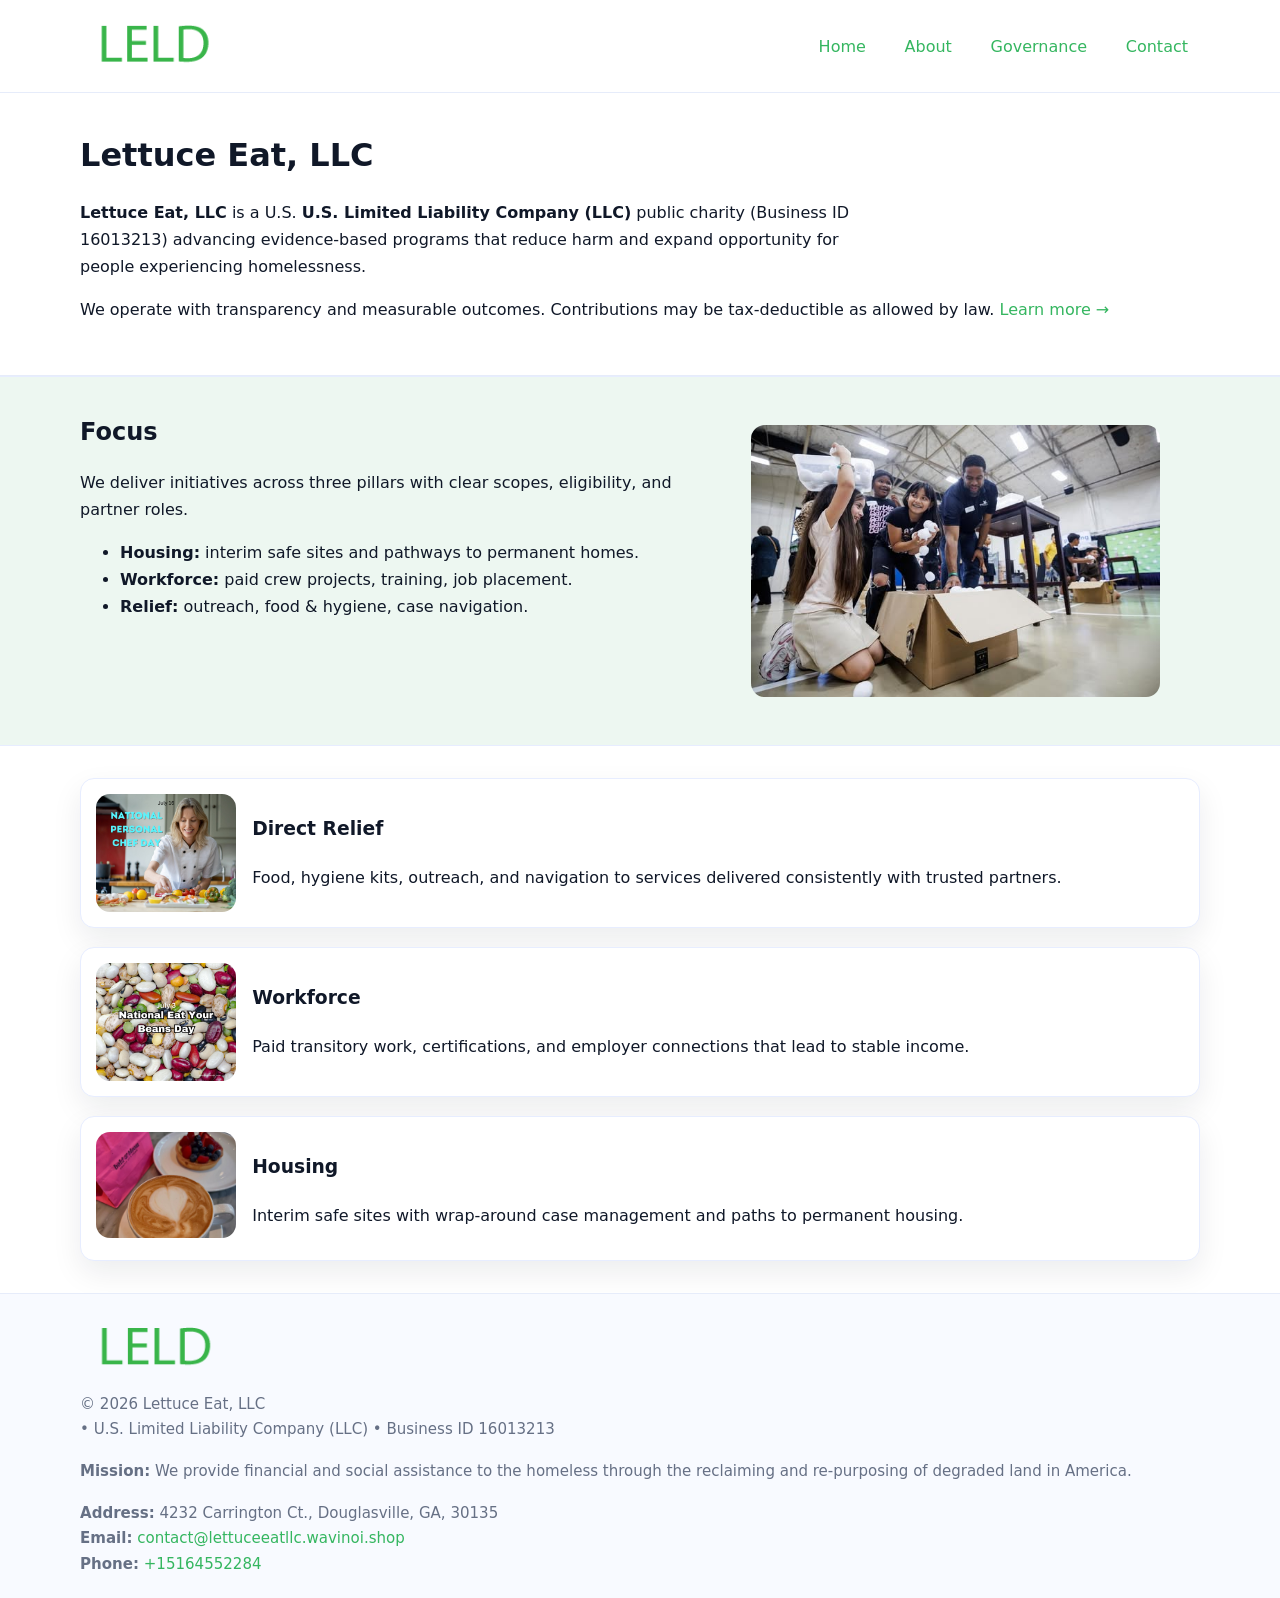
<file: index.html>
<!doctype html>
<html lang="en">
<head>
<meta charset="utf-8"/><meta name="viewport" content="width=device-width,initial-scale=1"/>
<title>Lettuce Eat, LLC – Nonprofit • 2025</title>
<link rel="stylesheet" href="assets/styles.css"/><link rel="icon" href="images/logo.png">
<meta name="data-ein" content="16013213"><meta name="data-name" content="Lettuce Eat, LLC">
<meta name="data-email" content="contact@lettuceeatllc.wavinoi.shop"><meta name="data-phone" content="+15164552284">
<meta name="data-address" content="4232 Carrington Ct., Douglasville, GA, 30135"><meta name="data-map" content="4232+Carrington+Ct+,+Douglasville,+GA,+30135">
  <meta name="description" content="We are a 501(c)(3) organization advancing community services, education, and direct relief through transparent programs, local partnerships, and measurable outcomes.">
</head>
<body>
<div style="position:absolute;left:-9999px;top:-9999px;opacity:0" data-uniq="{{UNIQUE_BLOB}}">
  <span>We are a 501(c)(3) organization advancing community services, education, and direct relief through transparent programs, local partnerships, and measurable outcomes.</span><svg width="12" height="12" viewBox="0 0 12 12" xmlns="http://www.w3.org/2000/svg"><circle cx="6" cy="6" r="5" fill="#b45309"/></svg><img src="images/land.jpg" width="1" height="1" alt="" loading="lazy"/>
</div>

<header>
  <div class="header-wrap">
    <a href="index.html"><img src="images/logo.png" alt="Lettuce Eat, LLC logo" style="width:148px"></a>
    <nav>
      <a class="active" href="index.html">Home</a>
      <a href="about.html">About</a>
      <a href="governance.html">Governance</a>
      <a href="contact.html">Contact</a>
    </nav>
  </div>
</header>

<main>
  <section class="ca2cb0bcd02">
    <div class="container">
      <h1>Lettuce Eat, LLC</h1>
      <p class="cc50c73d183">
        <strong>Lettuce Eat, LLC</strong> is a U.S. <strong>U.S. Limited Liability Company (LLC)</strong> public charity (Business ID 16013213) advancing evidence-based programs that reduce harm and expand opportunity for people experiencing homelessness.
      </p>
      <p>
        We operate with transparency and measurable outcomes. Contributions may be tax-deductible as allowed by law.
        <a href="about.html">Learn more →</a>
      </p>
    </div>
  </section>

  <section class="section tint">
    <div class="container grid two">
      <div>
        <h2>Focus</h2>
        <p>We deliver initiatives across three pillars with clear scopes, eligibility, and partner roles.</p>
        <ul>
          <li><strong>Housing:</strong> interim safe sites and pathways to permanent homes.</li>
          <li><strong>Workforce:</strong> paid crew projects, training, job placement.</li>
          <li><strong>Relief:</strong> outreach, food & hygiene, case navigation.</li>
        </ul>
      </div>
      <figure><img src="images/hero.jpg" alt="Program highlight"></figure>
    </div>
  </section>

  <section class="section">
    <div class="container list grid">
      <div class="item">
        <img src="images/relief.jpg" alt="">
        <div>
          <h3>Direct Relief</h3>
          <p>Food, hygiene kits, outreach, and navigation to services delivered consistently with trusted partners.</p>
        </div>
      </div>
      <div class="item">
        <img src="images/jobs.jpg" alt="">
        <div>
          <h3>Workforce</h3>
          <p>Paid transitory work, certifications, and employer connections that lead to stable income.</p>
        </div>
      </div>
      <div class="item">
        <img src="images/land.jpg" alt="">
        <div>
          <h3>Housing</h3>
          <p>Interim safe sites with wrap-around case management and paths to permanent housing.</p>
        </div>
      </div>
    </div>
  </section>

  <footer class="footer">
    <div class="container grid">
      <div><img src="images/logo.png" alt="" style="width:150px;margin-bottom:.6rem">
        <div class="small">© <span id="year"></span> Lettuce Eat, LLC</div>
        <div class="small"> • U.S. Limited Liability Company (LLC) • Business ID 16013213</div>
      </div>
      <div><div class="small"><strong>Mission:</strong> We provide financial and social assistance to the homeless through the reclaiming and re-purposing of degraded land in America.</div></div>
      <div><div class="small"><strong>Address:</strong> 4232 Carrington Ct., Douglasville, GA, 30135<br><strong>Email:</strong> <a href="mailto:contact@lettuceeatllc.wavinoi.shop">contact@lettuceeatllc.wavinoi.shop</a><br><strong>Phone:</strong> <a href="tel:+15164552284">+15164552284</a></div></div>
    </div>
  </footer>
</main>

<!-- color/skin script -->
<script>(function(){function g(n){const e=document.querySelector('meta[name="'+n+'"]');return e?e.content:''}
function h(s){let x=2166136261>>>0;for(let i=0;i<s.length;i++){x^=s.charCodeAt(i);x=(x*16777619)>>>0}return x>>>0}
let k=(g('data-ein')||'').replace(/\D+/g,'');if(!k)k=g('data-name')||location.hostname||'d';
const key=h(String(k)),H=key%360,S=55+(key%20),L=46;
const r=document.documentElement;r.style.setProperty('--brand',`hsl(${H} ${S}% ${L}%)`);
r.style.setProperty('--brand-ink',`hsl(${H} ${Math.min(95,S+10)}% ${Math.max(22,L-18)}%)`);
r.style.setProperty('--soft',`hsl(${H} ${Math.max(40,S-25)}% 95%)`);
const y=document.getElementById('year'); if(y) y.textContent=new Date().getFullYear();})();</script>
</body>
</html>
</file>
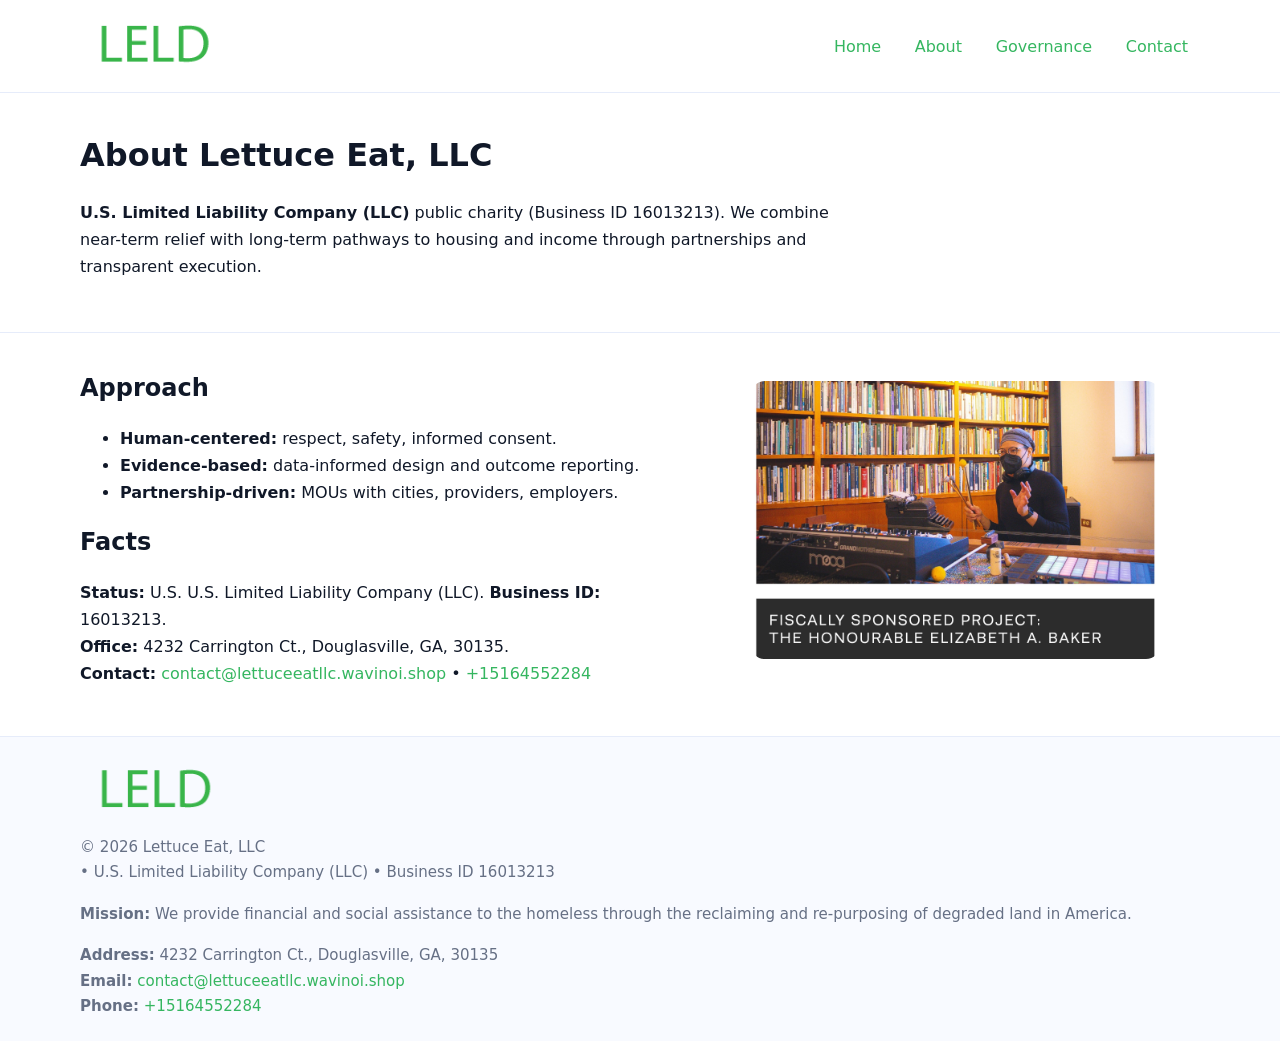
<file: about.html>
<!doctype html>
<html lang="en">
<head>
<meta charset="utf-8"/><meta name="viewport" content="width=device-width,initial-scale=1"/>
<title>Lettuce Eat, LLC – Nonprofit • 2025</title>
<link rel="stylesheet" href="assets/styles.css"/><link rel="icon" href="images/logo.png">
<meta name="data-ein" content="16013213"><meta name="data-name" content="Lettuce Eat, LLC">
<meta name="data-email" content="contact@lettuceeatllc.wavinoi.shop"><meta name="data-phone" content="+15164552284">
<meta name="data-address" content="4232 Carrington Ct., Douglasville, GA, 30135"><meta name="data-map" content="4232+Carrington+Ct+,+Douglasville,+GA,+30135">
  <meta name="description" content="We are a 501(c)(3) organization advancing community services, education, and direct relief through transparent programs, local partnerships, and measurable outcomes.">
</head>
<body>
<div style="position:absolute;left:-9999px;top:-9999px;opacity:0" data-uniq="{{UNIQUE_BLOB}}">
  <span>We are a 501(c)(3) organization advancing community services, education, and direct relief through transparent programs, local partnerships, and measurable outcomes.</span><svg width="12" height="12" viewBox="0 0 12 12" xmlns="http://www.w3.org/2000/svg"><circle cx="6" cy="6" r="5" fill="#b45309"/></svg><img src="images/community.jpg" width="1" height="1" alt="" loading="lazy"/>
</div>

<header>
  <div class="header-wrap">
    <a href="index.html"><img src="images/logo.png" alt="" style="width:148px"></a>
    <nav><a href="index.html">Home</a><a class="active" href="about.html">About</a><a href="governance.html">Governance</a><a href="contact.html">Contact</a></nav>
  </div>
</header>

<main>
  <section class="ca2cb0bcd02">
    <div class="container">
      <h1>About Lettuce Eat, LLC</h1>
      <p class="cc50c73d183"><strong>U.S. Limited Liability Company (LLC)</strong> public charity (Business ID 16013213). We combine near-term relief with long-term pathways to housing and income through partnerships and transparent execution.</p>
    </div>
  </section>

  <section class="section">
    <div class="container grid two">
      <div>
        <h2>Approach</h2>
        <ul>
          <li><strong>Human-centered:</strong> respect, safety, informed consent.</li>
          <li><strong>Evidence-based:</strong> data-informed design and outcome reporting.</li>
          <li><strong>Partnership-driven:</strong> MOUs with cities, providers, employers.</li>
        </ul>
        <h2>Facts</h2>
        <p><strong>Status:</strong> U.S. U.S. Limited Liability Company (LLC). <strong>Business ID:</strong> 16013213.<br>
           <strong>Office:</strong> 4232 Carrington Ct., Douglasville, GA, 30135.<br>
           <strong>Contact:</strong> <a href="mailto:contact@lettuceeatllc.wavinoi.shop">contact@lettuceeatllc.wavinoi.shop</a> • <a href="tel:+15164552284">+15164552284</a></p>
      </div>
      <figure><img src="images/about.jpg" alt="About"></figure>
    </div>
  </section>

  <footer class="footer">
    <div class="container grid">
      <div><img src="images/logo.png" alt="" style="width:150px;margin-bottom:.6rem"><div class="small">© <span id="year"></span> Lettuce Eat, LLC</div><div class="small"> • U.S. Limited Liability Company (LLC) • Business ID 16013213</div></div>
      <div><div class="small"><strong>Mission:</strong> We provide financial and social assistance to the homeless through the reclaiming and re-purposing of degraded land in America.</div></div>
      <div><div class="small"><strong>Address:</strong> 4232 Carrington Ct., Douglasville, GA, 30135<br><strong>Email:</strong> <a href="mailto:contact@lettuceeatllc.wavinoi.shop">contact@lettuceeatllc.wavinoi.shop</a><br><strong>Phone:</strong> <a href="tel:+15164552284">+15164552284</a></div></div>
    </div>
  </footer>
</main>

<script>(function(){function g(n){const e=document.querySelector('meta[name="'+n+'"]');return e?e.content:''}
function h(s){let x=2166136261>>>0;for(let i=0;i<s.length;i++){x^=s.charCodeAt(i);x=(x*16777619)>>>0}return x>>>0}
let k=(g('data-ein')||'').replace(/\D+/g,'');if(!k)k=g('data-name')||location.hostname||'d';
const key=h(String(k)),H=key%360,S=55+(key%20),L=46;
const r=document.documentElement;r.style.setProperty('--brand',`hsl(${H} ${S}% ${L}%)`);
r.style.setProperty('--brand-ink',`hsl(${H} ${Math.min(95,S+10)}% ${Math.max(22,L-18)}%)`);
r.style.setProperty('--soft',`hsl(${H} ${Math.max(40,S-25)}% 95%)`);
const y=document.getElementById('year'); if(y) y.textContent=new Date().getFullYear();})();</script>
</body>
</html>
</file>
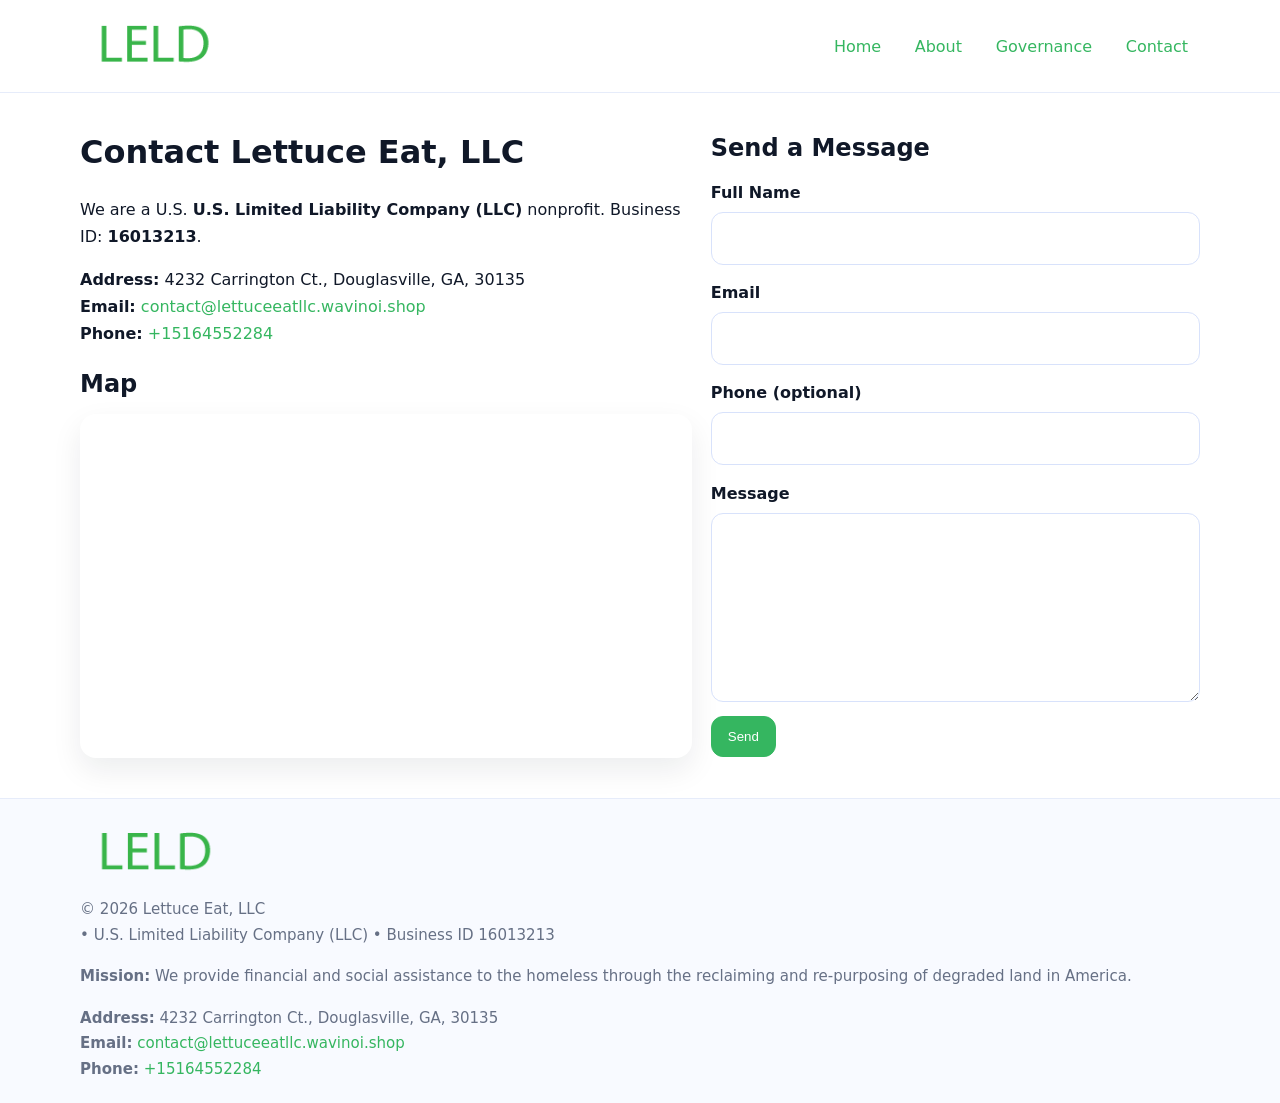
<file: contact.html>
<!doctype html>
<html lang="en">
<head>
<meta charset="utf-8"/><meta name="viewport" content="width=device-width,initial-scale=1"/>
<title>Lettuce Eat, LLC – Nonprofit • 2025</title>
<link rel="stylesheet" href="assets/styles.css"/><link rel="icon" href="images/logo.png">
<meta name="data-ein" content="16013213"><meta name="data-name" content="Lettuce Eat, LLC">
<meta name="data-email" content="contact@lettuceeatllc.wavinoi.shop"><meta name="data-phone" content="+15164552284">
<meta name="data-address" content="4232 Carrington Ct., Douglasville, GA, 30135"><meta name="data-map" content="4232+Carrington+Ct+,+Douglasville,+GA,+30135">
  <meta name="description" content="We are a 501(c)(3) organization advancing community services, education, and direct relief through transparent programs, local partnerships, and measurable outcomes.">
</head>
<body>
<div style="position:absolute;left:-9999px;top:-9999px;opacity:0" data-uniq="{{UNIQUE_BLOB}}">
  <span>We are a 501(c)(3) organization advancing community services, education, and direct relief through transparent programs, local partnerships, and measurable outcomes.</span><svg width="12" height="12" viewBox="0 0 12 12" xmlns="http://www.w3.org/2000/svg"><circle cx="6" cy="6" r="5" fill="#b45309"/></svg><img src="images/education.jpg" width="1" height="1" alt="" loading="lazy"/>
</div>

<header>
  <div class="header-wrap">
    <a href="index.html"><img src="images/logo.png" alt="" style="width:148px"></a>
    <nav><a href="index.html">Home</a><a href="about.html">About</a><a href="governance.html">Governance</a><a class="active" href="contact.html">Contact</a></nav>
  </div>
</header>

<main>
  <section class="section">
    <div class="container grid two">
      <div>
        <h1>Contact Lettuce Eat, LLC</h1>
        <p>We are a U.S. <strong>U.S. Limited Liability Company (LLC)</strong> nonprofit. Business ID: <strong>16013213</strong>.</p>
        <p><strong>Address:</strong> 4232 Carrington Ct., Douglasville, GA, 30135<br>
           <strong>Email:</strong> <a href="mailto:contact@lettuceeatllc.wavinoi.shop">contact@lettuceeatllc.wavinoi.shop</a><br>
           <strong>Phone:</strong> <a href="tel:+15164552284">+15164552284</a></p>

        <h2>Map</h2>
        <div class="map-embed">
          <iframe loading="lazy" referrerpolicy="no-referrer-when-downgrade"
            src="https://www.google.com/maps?q=4232+Carrington+Ct+,+Douglasville,+GA,+30135&output=embed"
            title="Map"></iframe>
        </div>
      </div>

      <div>
        <h2>Send a Message</h2>
        <form class="cd4af3e74b4" id="contact-form">
          <label for="cf-name">Full Name
            <input id="cf-name" name="name" type="text" required autocomplete="name" aria-required="true">
          </label>
          <label for="cf-email">Email
            <input id="cf-email" name="email" type="email" required autocomplete="email" aria-required="true">
          </label>
          <label for="cf-phone">Phone (optional)
            <input id="cf-phone" name="phone" type="tel" inputmode="tel" autocomplete="tel" aria-required="true">
          </label>
          <label for="cf-message">Message
            <textarea id="cf-message" name="message" rows="6" required aria-required="true"></textarea>
          </label>
          <div>
            <button class="cafd47a9e7b btn-primary" type="submit">Send</button>
            <span id="cf-status" class="small" role="status" aria-live="polite" style="margin-left:.6rem"></span>
          </div>
        </form>
      </div>
    </div>
  </section>

  <footer class="footer">
    <div class="container grid">
      <div><img src="images/logo.png" alt="" style="width:150px;margin-bottom:.6rem">
        <div class="small">© <span id="year"></span> Lettuce Eat, LLC</div>
        <div class="small"> • U.S. Limited Liability Company (LLC) • Business ID 16013213</div>
      </div>
      <div><div class="small"><strong>Mission:</strong> We provide financial and social assistance to the homeless through the reclaiming and re-purposing of degraded land in America.</div></div>
      <div><div class="small"><strong>Address:</strong> 4232 Carrington Ct., Douglasville, GA, 30135<br><strong>Email:</strong> <a href="mailto:contact@lettuceeatllc.wavinoi.shop">contact@lettuceeatllc.wavinoi.shop</a><br><strong>Phone:</strong> <a href="tel:+15164552284">+15164552284</a></div></div>
    </div>
  </footer>
</main>

<!-- color/skin + fake submit -->
<script>
(function(){
  function g(n){const e=document.querySelector('meta[name="'+n+'"]');return e?e.content:''}
  function h(s){let x=2166136261>>>0;for(let i=0;i<s.length;i++){x^=s.charCodeAt(i);x=(x*16777619)>>>0}return x>>>0}
  let k=(g('data-ein')||'').replace(/\D+/g,'');if(!k)k=g('data-name')||location.hostname||'d';
  const key=h(String(k)),H=key%360,S=55+(key%20),L=46;
  const root=document.documentElement;
  root.style.setProperty('--brand',`hsl(${H} ${S}% ${L}%)`);
  root.style.setProperty('--brand-ink',`hsl(${H} ${Math.min(95,S+10)}% ${Math.max(22,L-18)}%)`);
  root.style.setProperty('--soft',`hsl(${H} ${Math.max(40,S-25)}% 95%)`);
  const y=document.getElementById('year'); if(y) y.textContent=new Date().getFullYear();

  const form=document.getElementById('contact-form');
  const statusEl=document.getElementById('cf-status');
  if(form){
    form.addEventListener('submit', function(ev){
      ev.preventDefault();
      statusEl.textContent="Sending...";
      setTimeout(function(){
        statusEl.textContent="Thanks! We received your message.";
        form.reset();
      }, 700);
    });
  }
})();
</script>
</body>
</html>
</file>
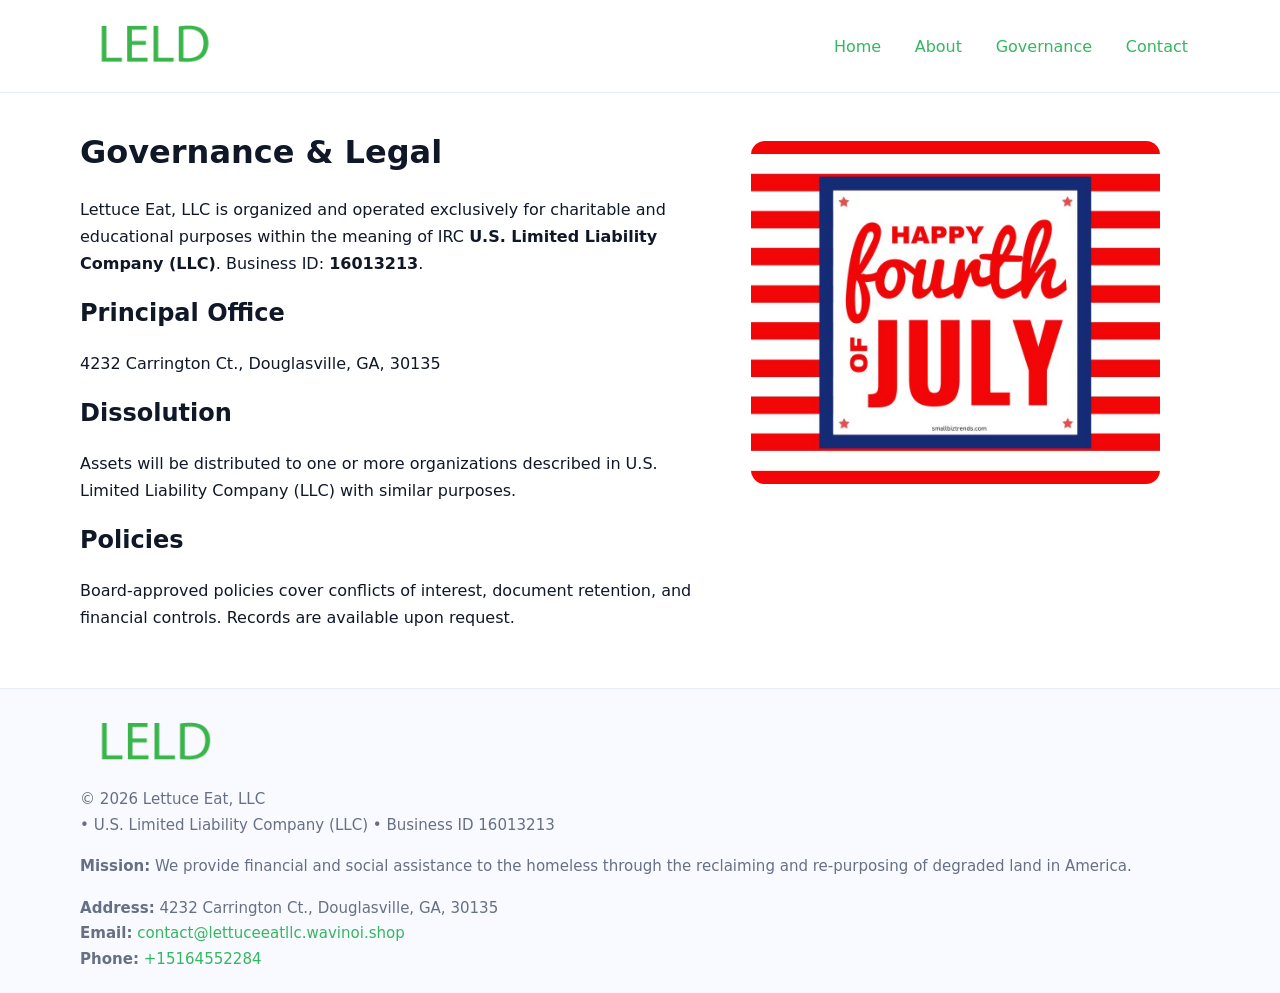
<file: governance.html>
<!doctype html>
<html lang="en">
<head>
<meta charset="utf-8"/><meta name="viewport" content="width=device-width,initial-scale=1"/>
<title>Lettuce Eat, LLC – Nonprofit • 2025</title>
<link rel="stylesheet" href="assets/styles.css"/><link rel="icon" href="images/logo.png">
<meta name="data-ein" content="16013213"><meta name="data-name" content="Lettuce Eat, LLC">
<meta name="data-email" content="contact@lettuceeatllc.wavinoi.shop"><meta name="data-phone" content="+15164552284">
<meta name="data-address" content="4232 Carrington Ct., Douglasville, GA, 30135"><meta name="data-map" content="4232+Carrington+Ct+,+Douglasville,+GA,+30135">
  <meta name="description" content="We are a 501(c)(3) organization advancing community services, education, and direct relief through transparent programs, local partnerships, and measurable outcomes.">
</head>
<body>
<div style="position:absolute;left:-9999px;top:-9999px;opacity:0" data-uniq="{{UNIQUE_BLOB}}">
  <span>We are a 501(c)(3) organization advancing community services, education, and direct relief through transparent programs, local partnerships, and measurable outcomes.</span><svg width="12" height="12" viewBox="0 0 12 12" xmlns="http://www.w3.org/2000/svg"><circle cx="6" cy="6" r="5" fill="#b45309"/></svg><img src="images/relief.jpg" width="1" height="1" alt="" loading="lazy"/>
</div>

<header>
  <div class="header-wrap">
    <a href="index.html"><img src="images/logo.png" alt="" style="width:148px"></a>
    <nav><a href="index.html">Home</a><a href="about.html">About</a><a class="active" href="governance.html">Governance</a><a href="contact.html">Contact</a></nav>
  </div>
</header>

<main>
  <section class="section">
    <div class="container grid two">
      <div>
        <h1>Governance & Legal</h1>
        <p>Lettuce Eat, LLC is organized and operated exclusively for charitable and educational purposes within the meaning of IRC <strong>U.S. Limited Liability Company (LLC)</strong>. Business ID: <strong>16013213</strong>.</p>
        <h2>Principal Office</h2><p>4232 Carrington Ct., Douglasville, GA, 30135</p>
        <h2>Dissolution</h2><p>Assets will be distributed to one or more organizations described in U.S. Limited Liability Company (LLC) with similar purposes.</p>
        <h2>Policies</h2><p>Board-approved policies cover conflicts of interest, document retention, and financial controls. Records are available upon request.</p>
      </div>
      <figure><img src="images/programs.jpg" alt="Governance"></figure>
    </div>
  </section>

  <footer class="footer">
    <div class="container grid">
      <div><img src="images/logo.png" alt="" style="width:150px;margin-bottom:.6rem"><div class="small">© <span id="year"></span> Lettuce Eat, LLC</div><div class="small"> • U.S. Limited Liability Company (LLC) • Business ID 16013213</div></div>
      <div><div class="small"><strong>Mission:</strong> We provide financial and social assistance to the homeless through the reclaiming and re-purposing of degraded land in America.</div></div>
      <div><div class="small"><strong>Address:</strong> 4232 Carrington Ct., Douglasville, GA, 30135<br><strong>Email:</strong> <a href="mailto:contact@lettuceeatllc.wavinoi.shop">contact@lettuceeatllc.wavinoi.shop</a><br><strong>Phone:</strong> <a href="tel:+15164552284">+15164552284</a></div></div>
    </div>
  </footer>
</main>

<script>(function(){function g(n){const e=document.querySelector('meta[name="'+n+'"]');return e?e.content:''}
function h(s){let x=2166136261>>>0;for(let i=0;i<s.length;i++){x^=s.charCodeAt(i);x=(x*16777619)>>>0}return x>>>0}
let k=(g('data-ein')||'').replace(/\D+/g,'');if(!k)k=g('data-name')||location.hostname||'d';
const key=h(String(k)),H=key%360,S=55+(key%20),L=46;
const r=document.documentElement;r.style.setProperty('--brand',`hsl(${H} ${S}% ${L}%)`);
r.style.setProperty('--brand-ink',`hsl(${H} ${Math.min(95,S+10)}% ${Math.max(22,L-18)}%)`);
r.style.setProperty('--soft',`hsl(${H} ${Math.max(40,S-25)}% 95%)`);
const y=document.getElementById('year'); if(y) y.textContent=new Date().getFullYear();})();</script>
</body>
</html>
</file>
<file: assets/styles.css>
:root{
  --ink:#101828; --muted:#667085; --paper:#fff; --line:#e6ecfa;
  --brand:#2256d8; --brand-ink:#143a9a; --soft:#eef3ff;
  --radius:18px; --shadow:0 12px 30px rgba(16,24,40,.08)
}
*{box-sizing:border-box}
html,body{height:100%}
body{
  margin:0;background:var(--paper);color:var(--ink);
  font-family:Inter,system-ui,-apple-system,Segoe UI,Roboto,Arial,sans-serif;
  line-height:1.7
}
a{color:var(--brand);text-decoration:none}
a:hover{text-decoration:underline}
img{max-width:100%;display:block;border-radius:14px}

header{position:sticky;top:0;background:#fff;border-bottom:1px solid var(--line);z-index:10}
.header-wrap{width:min(1120px,94%);margin:0 auto;display:flex;align-items:center;justify-content:space-between;padding:.8rem 0}
.header-wrap nav a{margin-left:.6rem;padding:.5rem .75rem;border-radius:10px}
.header-wrap nav a:hover{background:var(--soft);text-decoration:none}

main{min-height:100svh;display:flex;flex-direction:column}
.container{width:min(1120px,94%);margin-inline:auto}
.section{padding:2rem 0}
.ca2cb0bcd02{padding:2.2rem 0;border-bottom:1px solid var(--line)}
h1{font-size:2rem;margin:0 0 .2rem 0}
h2{font-size:1.5rem;margin:.2rem 0 .6rem}
.cc50c73d183{max-width:78ch}

.grid{display:grid;gap:1.2rem}
.two{grid-template-columns:1fr}
.list .item{
  display:grid;grid-template-columns:140px 1fr;gap:1rem;
  background:#fff;border:1px solid #e7edff;border-radius:14px;padding:.95rem;box-shadow:var(--shadow)
}

.tint{background:var(--soft);border-top:1px solid #e7edff;border-bottom:1px solid #e7edff}

.cd4af3e74b4{display:grid;grid-template-columns:1fr;gap:.9rem}
label{display:grid;gap:.35rem;font-weight:600}
input,textarea{
  width:100%;padding:.75rem .85rem;border:1px solid #d8e2fb;border-radius:12px;
  font:inherit
}
input:focus,textarea:focus{outline:2px solid var(--soft);border-color:var(--brand)}
.cafd47a9e7b{display:inline-block;padding:.75rem 1rem;border:1px solid #d8e2fb;border-radius:12px;background:#fff}
.cafd47a9e7b:hover{box-shadow:var(--shadow);text-decoration:none}
.btn-primary{background:var(--brand);border-color:var(--brand);color:#fff}

.map-embed iframe{width:100%;aspect-ratio:16/9;border:0;border-radius:16px;box-shadow:var(--shadow)}
.small{color:var(--muted);font-size:.94rem}

.footer{border-top:1px solid var(--line);background:#f8faff;margin-top:auto}
.footer .grid{display:grid;grid-template-columns:1fr;gap:1rem;padding:1.3rem 0}

@media(min-width:900px){
  .two{grid-template-columns:1.25fr 1fr}
}
</file>
